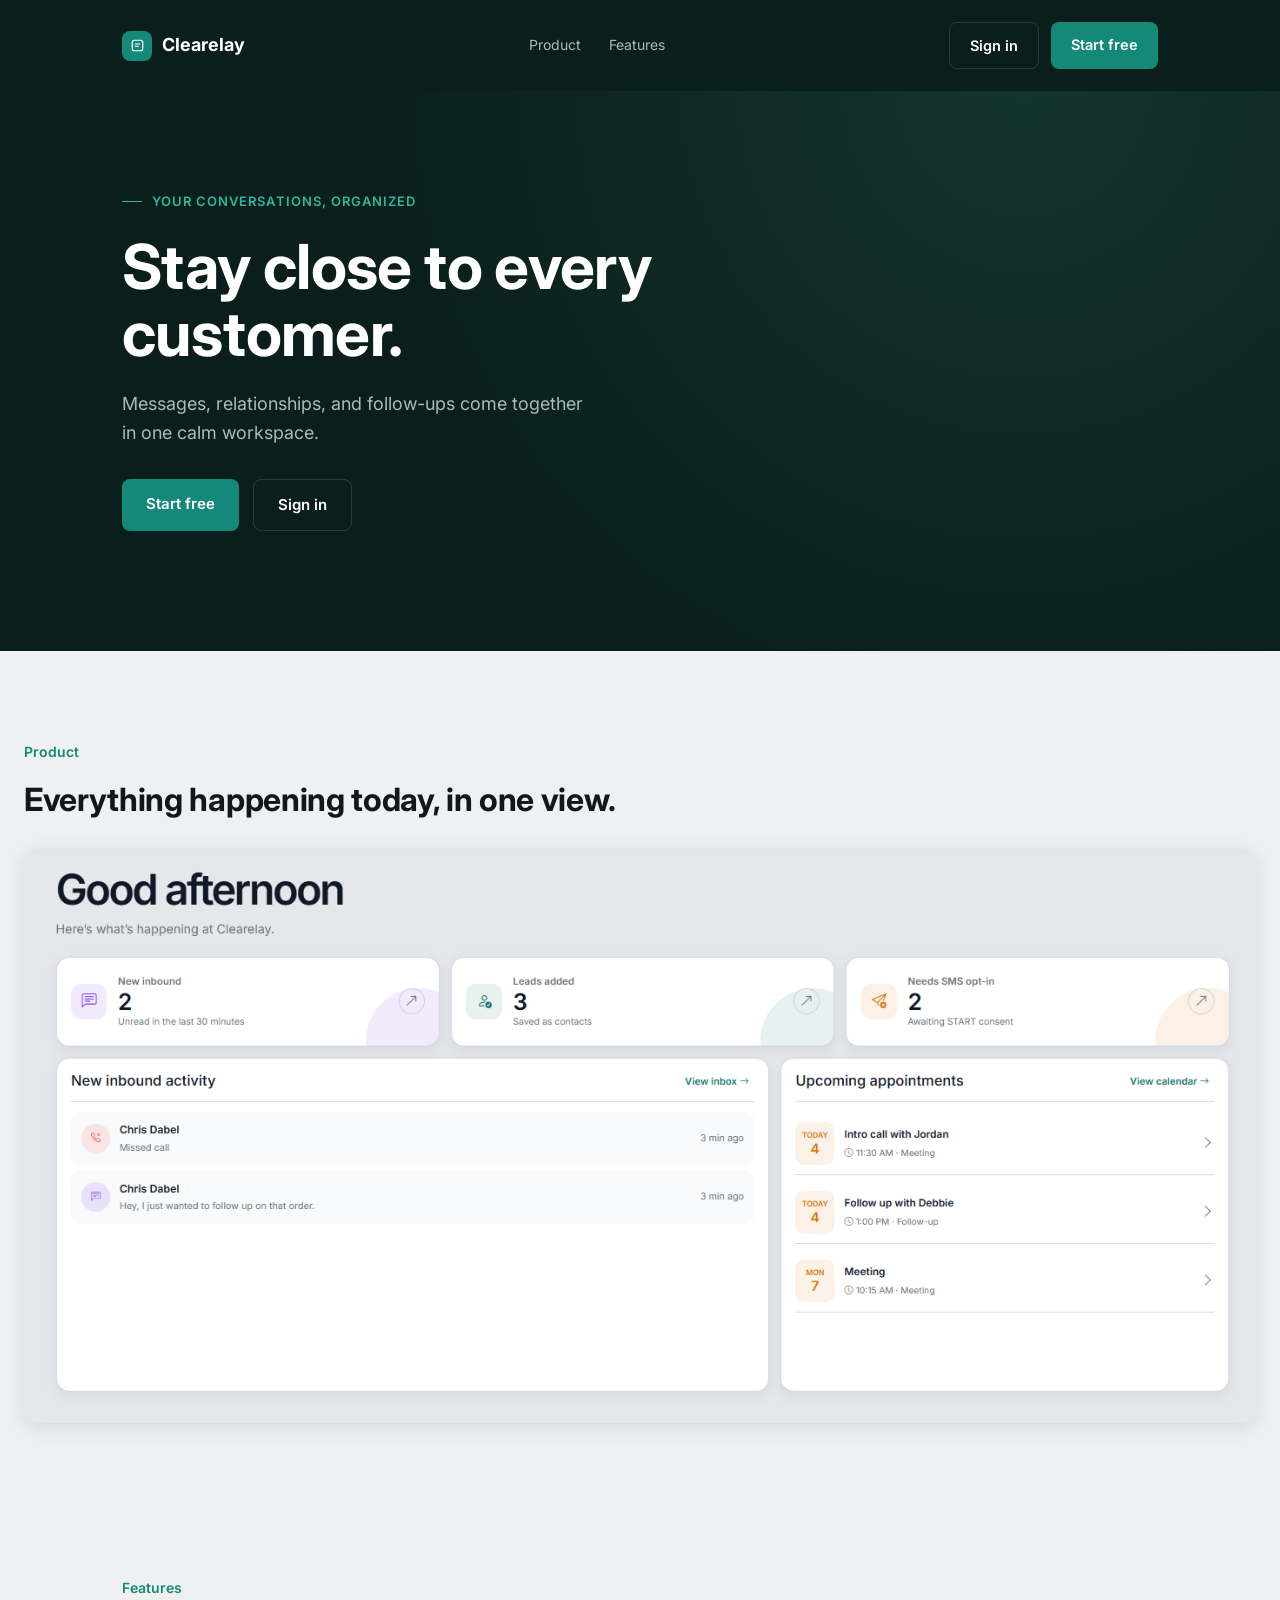
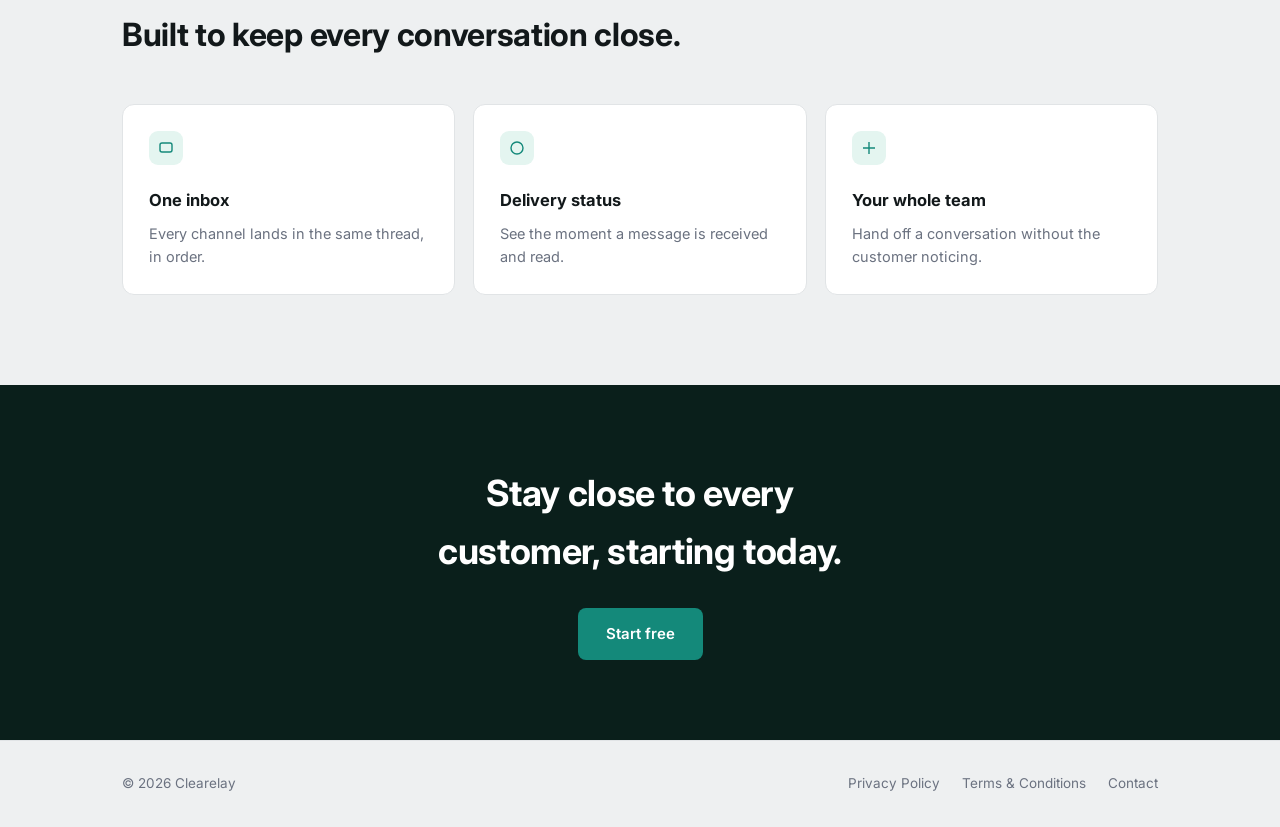
<file: index.html>
<!DOCTYPE html>
<html lang="en">
<head>
<meta charset="UTF-8">
<meta name="viewport" content="width=device-width, initial-scale=1.0">
<title>Clearelay</title>
<link rel="preconnect" href="https://fonts.googleapis.com">
<link rel="preconnect" href="https://fonts.gstatic.com" crossorigin>
<link href="https://fonts.googleapis.com/css2?family=Inter:wght@400;500;600;700;800&display=swap" rel="stylesheet">
<link rel="stylesheet" href="styles.css">
</head>
<body>

<header class="dark">
  <div class="nav">
    <div class="brand">
      <span class="brand-mark">
        <svg viewBox="0 0 20 20" fill="none"><rect x="3" y="3" width="14" height="14" rx="3" stroke="white" stroke-width="1.6"/><path d="M7 8h6M7 11h4" stroke="white" stroke-width="1.6" stroke-linecap="round"/></svg>
      </span>
      Clearelay
    </div>
    <nav class="nav-links">
      <a href="#preview">Product</a>
      <a href="#features">Features</a>
    </nav>
    <div class="nav-cta">
      <a href="#" class="btn btn-ghost-dark">Sign in</a>
      <a href="#" class="btn btn-primary">Start free</a>
    </div>
  </div>
</header>

<section class="hero">
  <div class="wrap">
    <div class="hero-inner">
      <div class="eyebrow"><span class="dash"></span> Your conversations, organized</div>
      <h1>Stay close to every customer.</h1>
      <p class="sub">Messages, relationships, and follow-ups come together in one calm workspace.</p>
      <div class="hero-actions">
        <a href="#" class="btn btn-primary">Start free</a>
        <a href="#" class="btn btn-ghost-dark">Sign in</a>
      </div>
    </div>
  </div>
</section>

<section class="preview" id="preview">
  <div class="wrap">
    <div class="preview-head">
      <p class="label">Product</p>
      <h2>Everything happening today, in one view.</h2>
      <img class="preview-image" src="Clearelay preview.png" alt="Clearelay dashboard preview">
    </div>
  </div>
</section>
<section class="features" id="features">
  <div class="wrap">
    <div class="preview-head">
      <p class="label">Features</p>
      <h2>Built to keep every conversation close.</h2>
    </div>
    <div class="features-grid">
      <div class="feature-card">
        <div class="icon"><svg width="16" height="16" viewBox="0 0 16 16" fill="none"><rect x="2" y="3" width="12" height="9" rx="2" stroke="currentColor" stroke-width="1.4"/></svg></div>
        <h4>One inbox</h4>
        <p>Every channel lands in the same thread, in order.</p>
      </div>
      <div class="feature-card">
        <div class="icon"><svg width="16" height="16" viewBox="0 0 16 16" fill="none"><circle cx="8" cy="8" r="6" stroke="currentColor" stroke-width="1.4"/></svg></div>
        <h4>Delivery status</h4>
        <p>See the moment a message is received and read.</p>
      </div>
      <div class="feature-card">
        <div class="icon"><svg width="16" height="16" viewBox="0 0 16 16" fill="none"><path d="M8 2v12M2 8h12" stroke="currentColor" stroke-width="1.4"/></svg></div>
        <h4>Your whole team</h4>
        <p>Hand off a conversation without the customer noticing.</p>
      </div>
    </div>
  </div>
</section>

<section class="cta">
  <div class="wrap">
    <h2>Stay close to every customer, starting today.</h2>
    <a href="#" class="btn btn-primary">Start free</a>
  </div>
</section>

<footer>
  <div class="wrap">
    <div class="foot-row">
      <span>© 2026 Clearelay</span>
      <div class="foot-links">
        <a href="privacy.html">Privacy Policy</a>
        <a href="terms.html">Terms &amp; Conditions</a>
        <a href="mailto:support@clearelay.com">Contact</a>
      </div>
    </div>
  </div>
</footer>

</body>
</html>
</file>
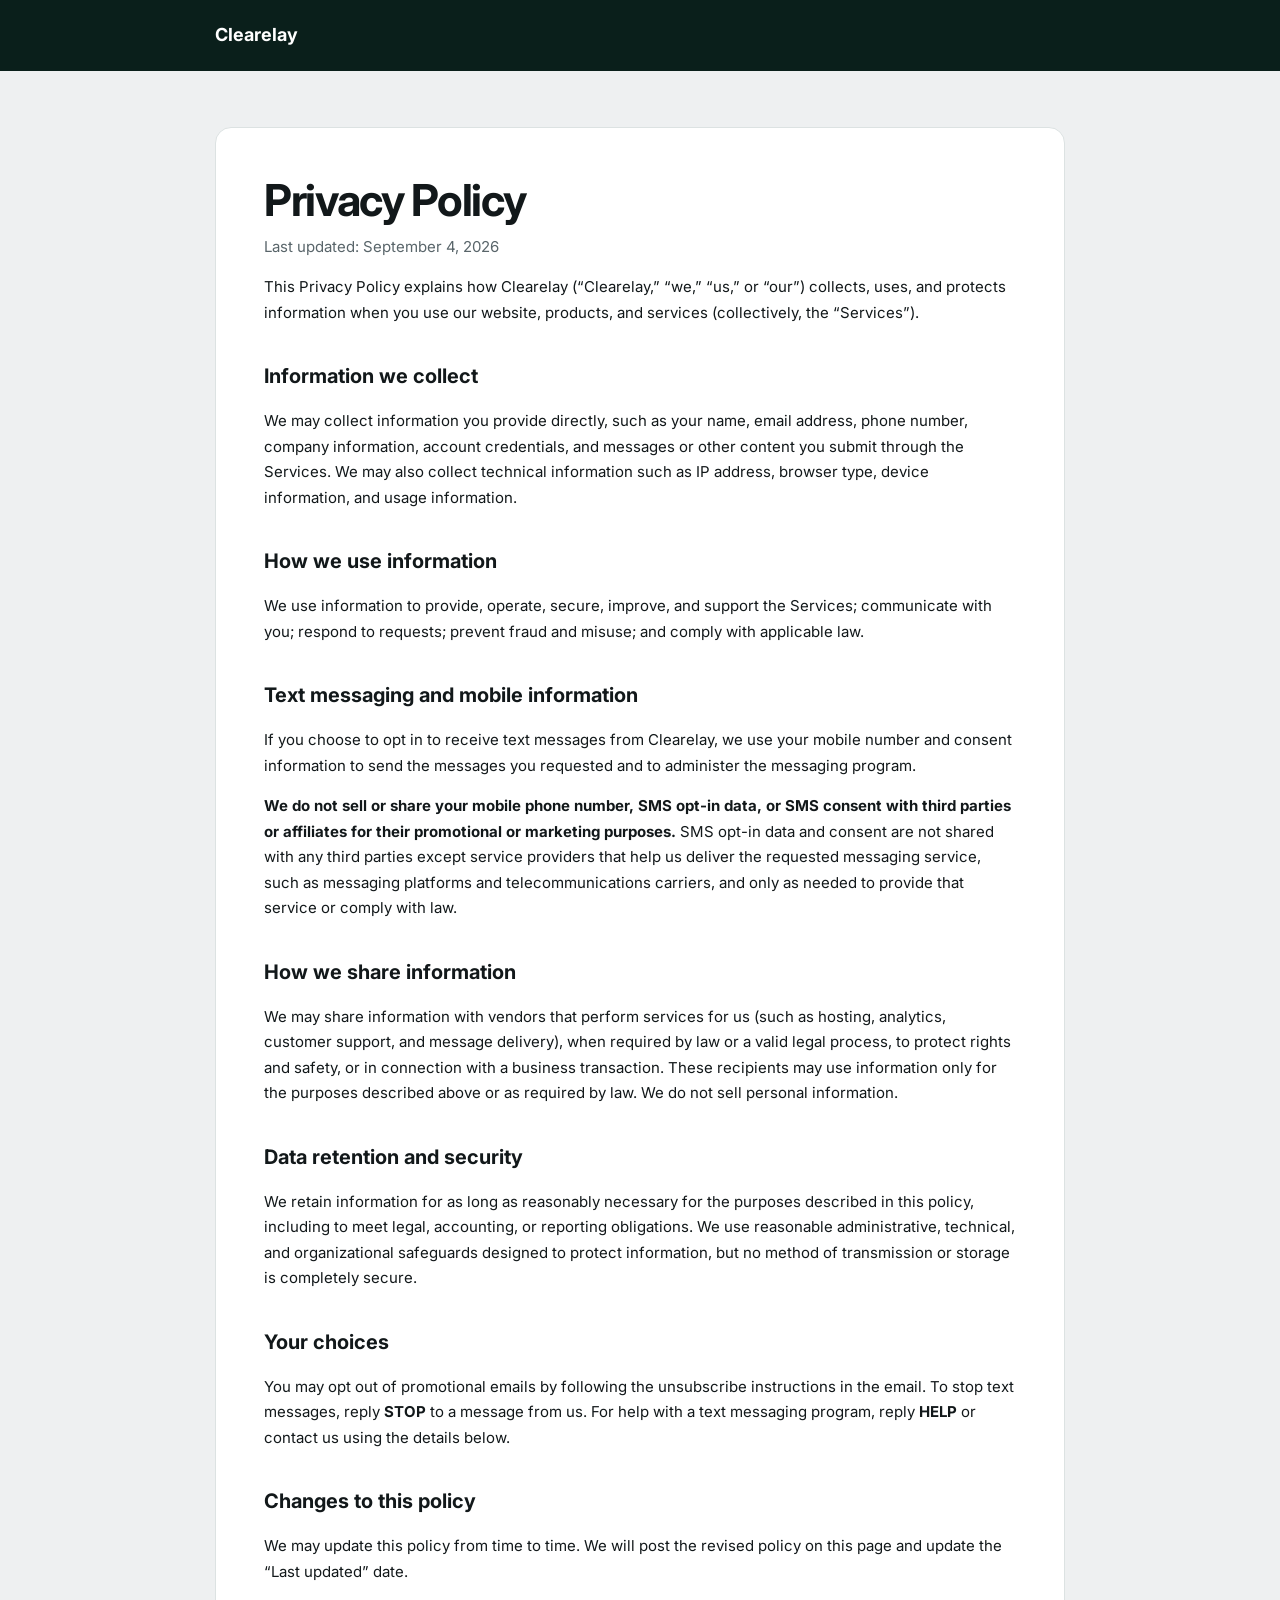
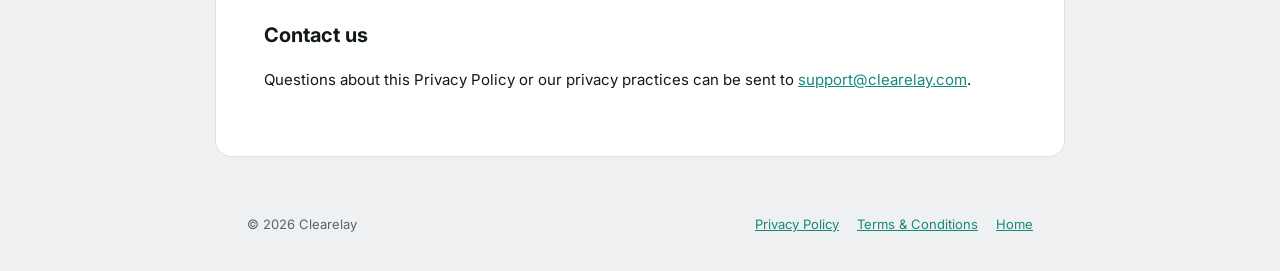
<file: privacy.html>
<!doctype html>
<html lang="en">
<head>
  <meta charset="utf-8">
  <meta name="viewport" content="width=device-width, initial-scale=1">
  <meta name="description" content="Clearelay Privacy Policy">
  <title>Privacy Policy | Clearelay</title>
  <link rel="preconnect" href="https://fonts.googleapis.com">
  <link rel="preconnect" href="https://fonts.gstatic.com" crossorigin>
  <link href="https://fonts.googleapis.com/css2?family=Inter:wght@400;500;600;700;800&display=swap" rel="stylesheet">
  <style>
    :root { --ink:#0A1F1B; --teal:#14897A; --paper:#EEF0F1; --text:#12181A; --slate:#59656a; --line:#dce2e2; }
    * { box-sizing:border-box; } body { margin:0; font-family:Inter,Arial,sans-serif; color:var(--text); background:var(--paper); line-height:1.7; }
    a { color:var(--teal); } .nav { background:var(--ink); padding:20px 32px; } .nav-inner, main, footer { max-width:850px; margin:auto; }
    .brand { color:white; font-weight:700; font-size:18px; text-decoration:none; } main { margin-top:56px; margin-bottom:56px; background:white; border:1px solid var(--line); border-radius:16px; padding:48px; }
    h1 { font-size:clamp(32px,5vw,44px); letter-spacing:-.03em; line-height:1.1; margin:0 0 10px; } h2 { font-size:20px; margin:34px 0 8px; } p, li { font-size:15px; } .updated { color:var(--slate); margin:0; }
    ul { padding-left:22px; } footer { padding:0 32px 36px; color:var(--slate); font-size:13px; display:flex; justify-content:space-between; gap:20px; } footer a { margin-left:18px; }
    @media (max-width:600px) { .nav { padding:18px 22px; } main { margin:28px 16px; padding:30px 24px; } footer { padding:0 24px 28px; flex-direction:column; } footer a { margin:0 16px 0 0; } }
  </style>
</head>
<body>
  <header class="nav"><div class="nav-inner"><a class="brand" href="index.html">Clearelay</a></div></header>
  <main>
    <h1>Privacy Policy</h1>
    <p class="updated">Last updated: September 4, 2026</p>

    <p>This Privacy Policy explains how Clearelay (&ldquo;Clearelay,&rdquo; &ldquo;we,&rdquo; &ldquo;us,&rdquo; or &ldquo;our&rdquo;) collects, uses, and protects information when you use our website, products, and services (collectively, the &ldquo;Services&rdquo;).</p>

    <h2>Information we collect</h2>
    <p>We may collect information you provide directly, such as your name, email address, phone number, company information, account credentials, and messages or other content you submit through the Services. We may also collect technical information such as IP address, browser type, device information, and usage information.</p>

    <h2>How we use information</h2>
    <p>We use information to provide, operate, secure, improve, and support the Services; communicate with you; respond to requests; prevent fraud and misuse; and comply with applicable law.</p>

    <h2>Text messaging and mobile information</h2>
    <p>If you choose to opt in to receive text messages from Clearelay, we use your mobile number and consent information to send the messages you requested and to administer the messaging program.</p>
    <p><strong>We do not sell or share your mobile phone number, SMS opt-in data, or SMS consent with third parties or affiliates for their promotional or marketing purposes.</strong> SMS opt-in data and consent are not shared with any third parties except service providers that help us deliver the requested messaging service, such as messaging platforms and telecommunications carriers, and only as needed to provide that service or comply with law.</p>

    <h2>How we share information</h2>
    <p>We may share information with vendors that perform services for us (such as hosting, analytics, customer support, and message delivery), when required by law or a valid legal process, to protect rights and safety, or in connection with a business transaction. These recipients may use information only for the purposes described above or as required by law. We do not sell personal information.</p>

    <h2>Data retention and security</h2>
    <p>We retain information for as long as reasonably necessary for the purposes described in this policy, including to meet legal, accounting, or reporting obligations. We use reasonable administrative, technical, and organizational safeguards designed to protect information, but no method of transmission or storage is completely secure.</p>

    <h2>Your choices</h2>
    <p>You may opt out of promotional emails by following the unsubscribe instructions in the email. To stop text messages, reply <strong>STOP</strong> to a message from us. For help with a text messaging program, reply <strong>HELP</strong> or contact us using the details below.</p>

    <h2>Changes to this policy</h2>
    <p>We may update this policy from time to time. We will post the revised policy on this page and update the &ldquo;Last updated&rdquo; date.</p>

    <h2>Contact us</h2>
    <p>Questions about this Privacy Policy or our privacy practices can be sent to <a href="mailto:support@clearelay.com">support@clearelay.com</a>.</p>
  </main>
  <footer><span>&copy; 2026 Clearelay</span><span><a href="privacy.html">Privacy Policy</a><a href="terms.html">Terms &amp; Conditions</a><a href="index.html">Home</a></span></footer>
</body>
</html>
</file>
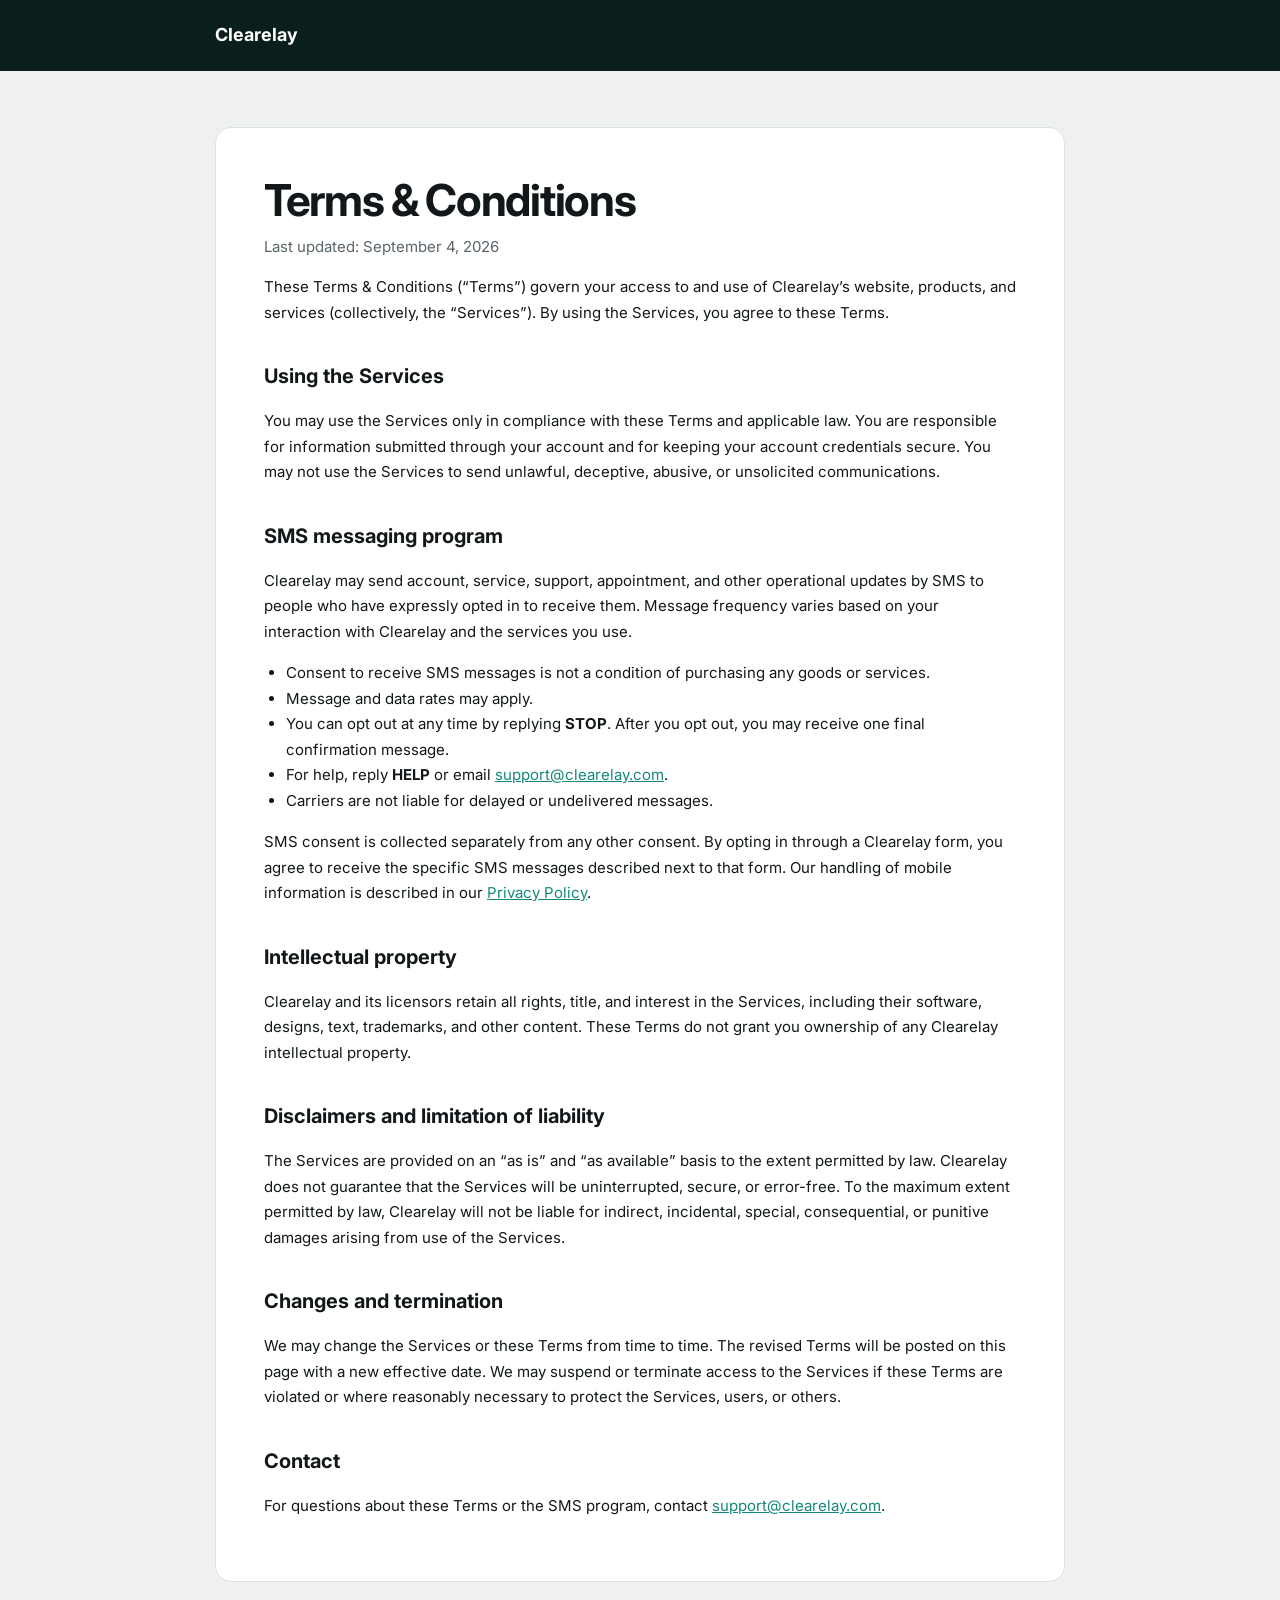
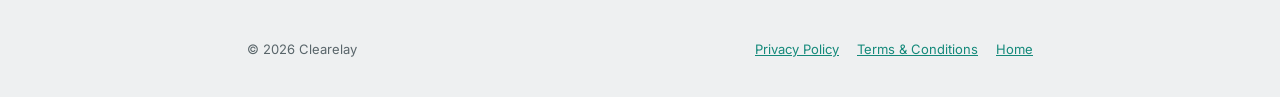
<file: terms.html>
<!doctype html>
<html lang="en">
<head>
  <meta charset="utf-8">
  <meta name="viewport" content="width=device-width, initial-scale=1">
  <meta name="description" content="Clearelay Terms and Conditions">
  <title>Terms &amp; Conditions | Clearelay</title>
  <link rel="preconnect" href="https://fonts.googleapis.com">
  <link rel="preconnect" href="https://fonts.gstatic.com" crossorigin>
  <link href="https://fonts.googleapis.com/css2?family=Inter:wght@400;500;600;700;800&display=swap" rel="stylesheet">
  <style>
    :root { --ink:#0A1F1B; --teal:#14897A; --paper:#EEF0F1; --text:#12181A; --slate:#59656a; --line:#dce2e2; }
    * { box-sizing:border-box; } body { margin:0; font-family:Inter,Arial,sans-serif; color:var(--text); background:var(--paper); line-height:1.7; }
    a { color:var(--teal); } .nav { background:var(--ink); padding:20px 32px; } .nav-inner, main, footer { max-width:850px; margin:auto; }
    .brand { color:white; font-weight:700; font-size:18px; text-decoration:none; } main { margin-top:56px; margin-bottom:56px; background:white; border:1px solid var(--line); border-radius:16px; padding:48px; }
    h1 { font-size:clamp(32px,5vw,44px); letter-spacing:-.03em; line-height:1.1; margin:0 0 10px; } h2 { font-size:20px; margin:34px 0 8px; } p, li { font-size:15px; } .updated { color:var(--slate); margin:0; }
    ul { padding-left:22px; } footer { padding:0 32px 36px; color:var(--slate); font-size:13px; display:flex; justify-content:space-between; gap:20px; } footer a { margin-left:18px; }
    @media (max-width:600px) { .nav { padding:18px 22px; } main { margin:28px 16px; padding:30px 24px; } footer { padding:0 24px 28px; flex-direction:column; } footer a { margin:0 16px 0 0; } }
  </style>
</head>
<body>
  <header class="nav"><div class="nav-inner"><a class="brand" href="index.html">Clearelay</a></div></header>
  <main>
    <h1>Terms &amp; Conditions</h1>
    <p class="updated">Last updated: September 4, 2026</p>

    <p>These Terms &amp; Conditions (&ldquo;Terms&rdquo;) govern your access to and use of Clearelay&rsquo;s website, products, and services (collectively, the &ldquo;Services&rdquo;). By using the Services, you agree to these Terms.</p>

    <h2>Using the Services</h2>
    <p>You may use the Services only in compliance with these Terms and applicable law. You are responsible for information submitted through your account and for keeping your account credentials secure. You may not use the Services to send unlawful, deceptive, abusive, or unsolicited communications.</p>

    <h2>SMS messaging program</h2>
    <p>Clearelay may send account, service, support, appointment, and other operational updates by SMS to people who have expressly opted in to receive them. Message frequency varies based on your interaction with Clearelay and the services you use.</p>
    <ul>
      <li>Consent to receive SMS messages is not a condition of purchasing any goods or services.</li>
      <li>Message and data rates may apply.</li>
      <li>You can opt out at any time by replying <strong>STOP</strong>. After you opt out, you may receive one final confirmation message.</li>
      <li>For help, reply <strong>HELP</strong> or email <a href="mailto:support@clearelay.com">support@clearelay.com</a>.</li>
      <li>Carriers are not liable for delayed or undelivered messages.</li>
    </ul>
    <p>SMS consent is collected separately from any other consent. By opting in through a Clearelay form, you agree to receive the specific SMS messages described next to that form. Our handling of mobile information is described in our <a href="privacy.html">Privacy Policy</a>.</p>

    <h2>Intellectual property</h2>
    <p>Clearelay and its licensors retain all rights, title, and interest in the Services, including their software, designs, text, trademarks, and other content. These Terms do not grant you ownership of any Clearelay intellectual property.</p>

    <h2>Disclaimers and limitation of liability</h2>
    <p>The Services are provided on an &ldquo;as is&rdquo; and &ldquo;as available&rdquo; basis to the extent permitted by law. Clearelay does not guarantee that the Services will be uninterrupted, secure, or error-free. To the maximum extent permitted by law, Clearelay will not be liable for indirect, incidental, special, consequential, or punitive damages arising from use of the Services.</p>

    <h2>Changes and termination</h2>
    <p>We may change the Services or these Terms from time to time. The revised Terms will be posted on this page with a new effective date. We may suspend or terminate access to the Services if these Terms are violated or where reasonably necessary to protect the Services, users, or others.</p>

    <h2>Contact</h2>
    <p>For questions about these Terms or the SMS program, contact <a href="mailto:support@clearelay.com">support@clearelay.com</a>.</p>
  </main>
  <footer><span>&copy; 2026 Clearelay</span><span><a href="privacy.html">Privacy Policy</a><a href="terms.html">Terms &amp; Conditions</a><a href="index.html">Home</a></span></footer>
</body>
</html>
</file>
<file: styles.css>
:root {
  --ink: #0A1F1B;        /* dark hero background */
  --ink-2: #0D2620;      /* secondary dark panel */
  --teal: #14897A;       /* primary brand accent, buttons */
  --teal-light: #2BB8A3; /* eyebrow / bright accent text on dark */
  --paper: #EEF0F1;      /* light app-style background */
  --white: #FFFFFF;
  --text: #12181A;
  --slate: #6B7280;
  --line: #E1E4E6;
  --purple-bg: #EFEAFB; --purple: #7C5CFC;
  --orange-bg: #FDECE0; --orange: #E8823A;
  --mint-bg: #E4F5F0;   --mint: #14897A;
}

* { box-sizing: border-box; }
body {
  margin: 0;
  font-family: 'Inter', -apple-system, sans-serif;
  color: var(--text);
  background: var(--paper);
  line-height: 1.6;
}
h1, h2, h3 { margin: 0; font-weight: 700; letter-spacing: -0.01em; }
p { margin: 0; }
a { text-decoration: none; color: inherit; }
.wrap { max-width: 1100px; margin: 0 auto; padding: 0 32px; }

/* ---- Header (dark) ---- */
header.dark {
  background: var(--ink);
}
.nav {
  display: flex;
  justify-content: space-between;
  align-items: center;
  padding: 22px 32px;
  max-width: 1100px;
  margin: 0 auto;
}
.brand {
  display: flex;
  align-items: center;
  gap: 10px;
  color: var(--white);
  font-weight: 700;
  font-size: 18px;
}
.brand-mark {
  width: 30px; height: 30px;
  border-radius: 8px;
  background: var(--teal);
  display: flex;
  align-items: center;
  justify-content: center;
}
.brand-mark svg { width: 15px; height: 15px; }
.nav-links { display: flex; gap: 28px; font-size: 14px; color: #A9BDB8; }
.nav-links a:hover { color: var(--white); }
.btn {
  display: inline-block;
  padding: 11px 20px;
  border-radius: 8px;
  font-size: 14.5px;
  font-weight: 600;
  cursor: pointer;
}
.btn-primary { background: var(--teal); color: var(--white); }
.btn-ghost-dark { color: var(--white); border: 1px solid #2A3E38; }
.nav-cta { display: flex; gap: 12px; }
@media (max-width: 760px) { .nav-links { display: none; } }

/* ---- Hero (dark, matches login screen) ---- */
.hero {
  background: radial-gradient(circle at 80% 0%, #14352C 0%, var(--ink) 55%);
  padding: 100px 0 120px;
  position: relative;
  overflow: hidden;
}
.hero-inner { max-width: 640px; }
.eyebrow {
  display: flex;
  align-items: center;
  gap: 10px;
  color: var(--teal-light);
  font-size: 13px;
  font-weight: 600;
  letter-spacing: 0.08em;
  text-transform: uppercase;
  margin-bottom: 22px;
}
.eyebrow .dash { width: 20px; height: 1.5px; background: var(--teal-light); }
.hero h1 {
  color: var(--white);
  font-size: clamp(40px, 5.2vw, 62px);
  line-height: 1.08;
}
.hero .sub {
  margin-top: 22px;
  color: #A9BDB8;
  font-size: 18px;
  max-width: 42ch;
}
.hero-actions { margin-top: 32px; display: flex; gap: 14px; }
.hero-actions .btn { padding: 13px 24px; font-size: 15px; }

/* ---- Product preview section (light, dashboard-style) ---- */
.preview {
  padding: 90px 0;
}
.preview .wrap {
  max-width: 1480px;
  padding: 0 24px;
}
.preview .preview-head {
  max-width: 100%;
}
.preview-head { max-width: 800px; margin-bottom: 44px; }
.preview-head p.label { color: var(--teal); font-weight: 600; font-size: 14px; margin-bottom: 10px; }
.preview-head h2 { font-size: clamp(26px, 3vw, 32px); }
.preview-head .sub { margin-top: 14px; color: var(--slate); font-size: 16px; }
.preview-image {
  display: block;
  width: 100%;
  max-width: 100%;
  height: auto;
  margin-top: 24px;
  border-radius: 12px;
  box-shadow: 0 4px 20px rgba(0,0,0,0.1);
}

.dash-mock {
  background: var(--white);
  border: 1px solid var(--line);
  border-radius: 16px;
  padding: 28px;
}
.dash-cards {
  display: grid;
  grid-template-columns: repeat(3, 1fr);
  gap: 16px;
  margin-bottom: 24px;
}
.dash-card {
  background: var(--paper);
  border-radius: 12px;
  padding: 20px;
}
.dash-card .icon {
  width: 34px; height: 34px;
  border-radius: 9px;
  margin-bottom: 14px;
  display: flex; align-items: center; justify-content: center;
}
.dash-card.purple .icon { background: var(--purple-bg); color: var(--purple); }
.dash-card.mint .icon { background: var(--mint-bg); color: var(--mint); }
.dash-card.orange .icon { background: var(--orange-bg); color: var(--orange); }
.dash-card .num { font-size: 26px; font-weight: 700; }
.dash-card .label { font-size: 13px; color: var(--slate); margin-top: 4px; }

.dash-lower {
  display: grid;
  grid-template-columns: 1.1fr 1fr;
  gap: 16px;
}
.dash-panel {
  background: var(--paper);
  border-radius: 12px;
  padding: 20px;
  min-height: 140px;
}
.dash-panel h4 { font-size: 15px; margin-bottom: 14px; }
@media (max-width: 760px) {
  .dash-cards, .dash-lower { grid-template-columns: 1fr; }
}

/* ---- Features (light) ---- */
.features { padding: 20px 0 90px; }
.features-grid {
  display: grid;
  grid-template-columns: repeat(3, 1fr);
  gap: 18px;
}
.feature-card {
  background: var(--white);
  border: 1px solid var(--line);
  border-radius: 12px;
  padding: 26px;
}
.feature-card .icon {
  width: 34px; height: 34px;
  border-radius: 9px;
  background: var(--mint-bg);
  color: var(--mint);
  display: flex; align-items: center; justify-content: center;
  margin-bottom: 16px;
}
.feature-card h4 { font-size: 16.5px; margin-bottom: 8px; }
.feature-card p { color: var(--slate); font-size: 14.5px; }
@media (max-width: 760px) { .features-grid { grid-template-columns: 1fr; } }

/* ---- CTA (dark) ---- */
.cta {
  background: var(--ink);
  padding: 80px 0;
  text-align: center;
}
.cta h2 { color: var(--white); font-size: clamp(26px, 3.2vw, 36px); max-width: 20ch; margin: 0 auto; }
.cta .btn { margin-top: 28px; padding: 14px 28px; font-size: 15px; }

/* ---- Footer ---- */
footer { padding: 32px 0; border-top: 1px solid var(--line); }
.foot-row {
  display: flex; justify-content: space-between; align-items: center;
  font-size: 13.5px; color: var(--slate);
}
.foot-links { display: flex; gap: 22px; }
</file>
